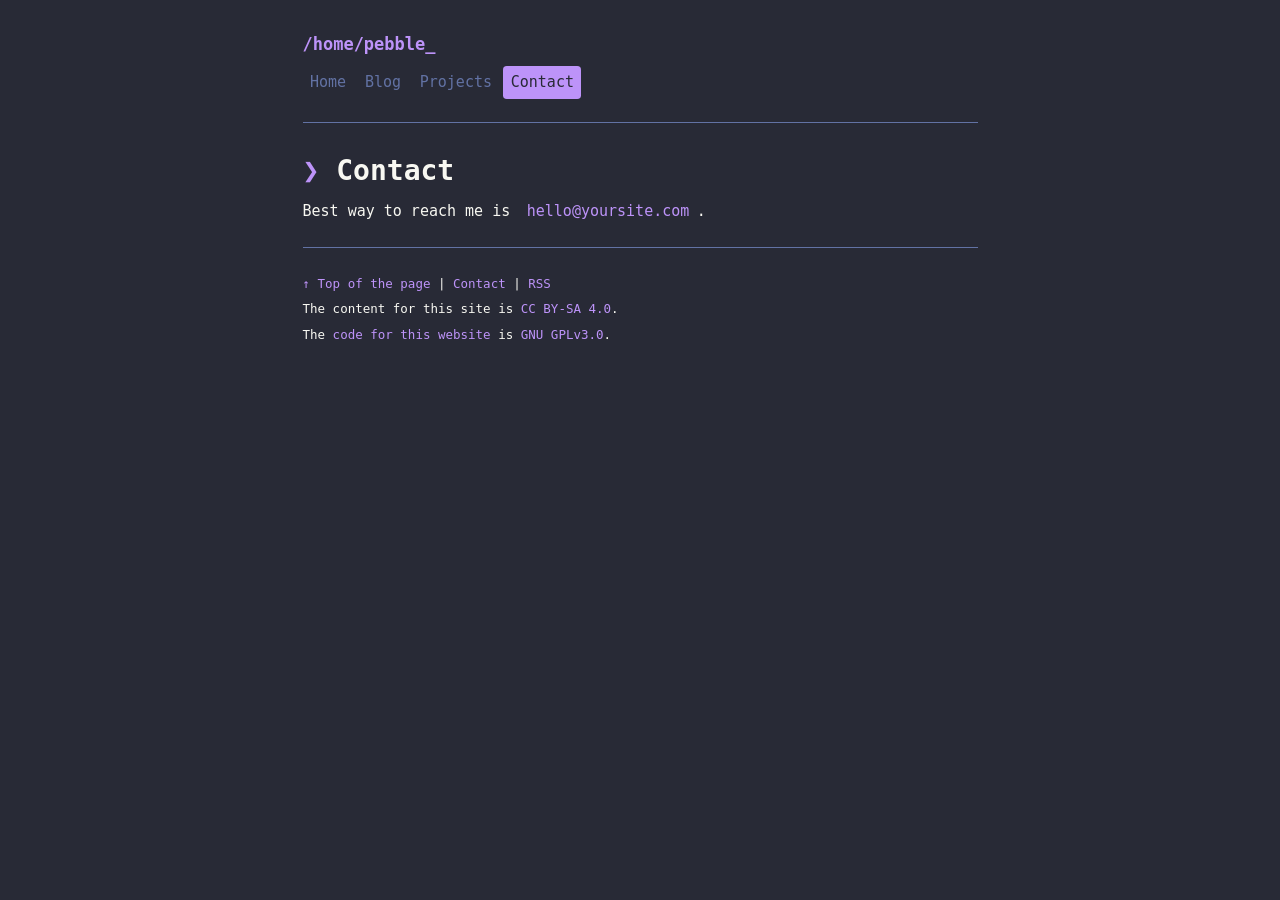
<file: contact/index.html>
<!doctype html>
<html lang="en">

<head>
	<meta charset="utf-8">
	<meta name="viewport" content="width=device-width, initial-scale=1">
	<meta name="color-scheme" content="dark light">
	<title>Contact</title>
	<link rel="alternate" type="application/rss+xml" title="pebble RSS Feed" href="/rss.xml">
	<link rel="stylesheet" href="/public/css/style.css">
</head>

<body>
	<header>
		<nav class="navbar">
			<span>/home/pebble</span>
			<ul>
				<li><a href="/">Home</a></li>
				<li><a href="/blog">Blog</a></li>
				<li><a href="/projects">Projects</a></li>
				<li><a href="/contact" class="active">Contact</a></li>
			</ul>
		</nav>
		<hr>
	</header>
<main>
<h1>Contact</h1>
<p>Best way to reach me is <a href="mailto:hello@yoursite.com">hello@yoursite.com</a>.</p></main>

<footer role="contentinfo">
    <hr />
    <small>
        <a href="#top">&uarr; Top of the page</a><span>&nbsp;|&nbsp;</span><a href="/contact">Contact</a><span>&nbsp;|&nbsp;</span><a href="/rss.xml">RSS</a><br>
        The content for this site is <a href="https://creativecommons.org/licenses/by-sa/4.0/">CC BY-SA 4.0</a>.<br>
        The <a href="https://github.com/erdemuysalx/pebble">code for this website</a>
        is <a href="https://github.com/erdemuysalx/pebble/blob/main/LICENSE">GNU GPLv3.0</a>.
    </small>
</footer>
<script src="/public/js/main.js"></script>
</body>
</html>
</file>
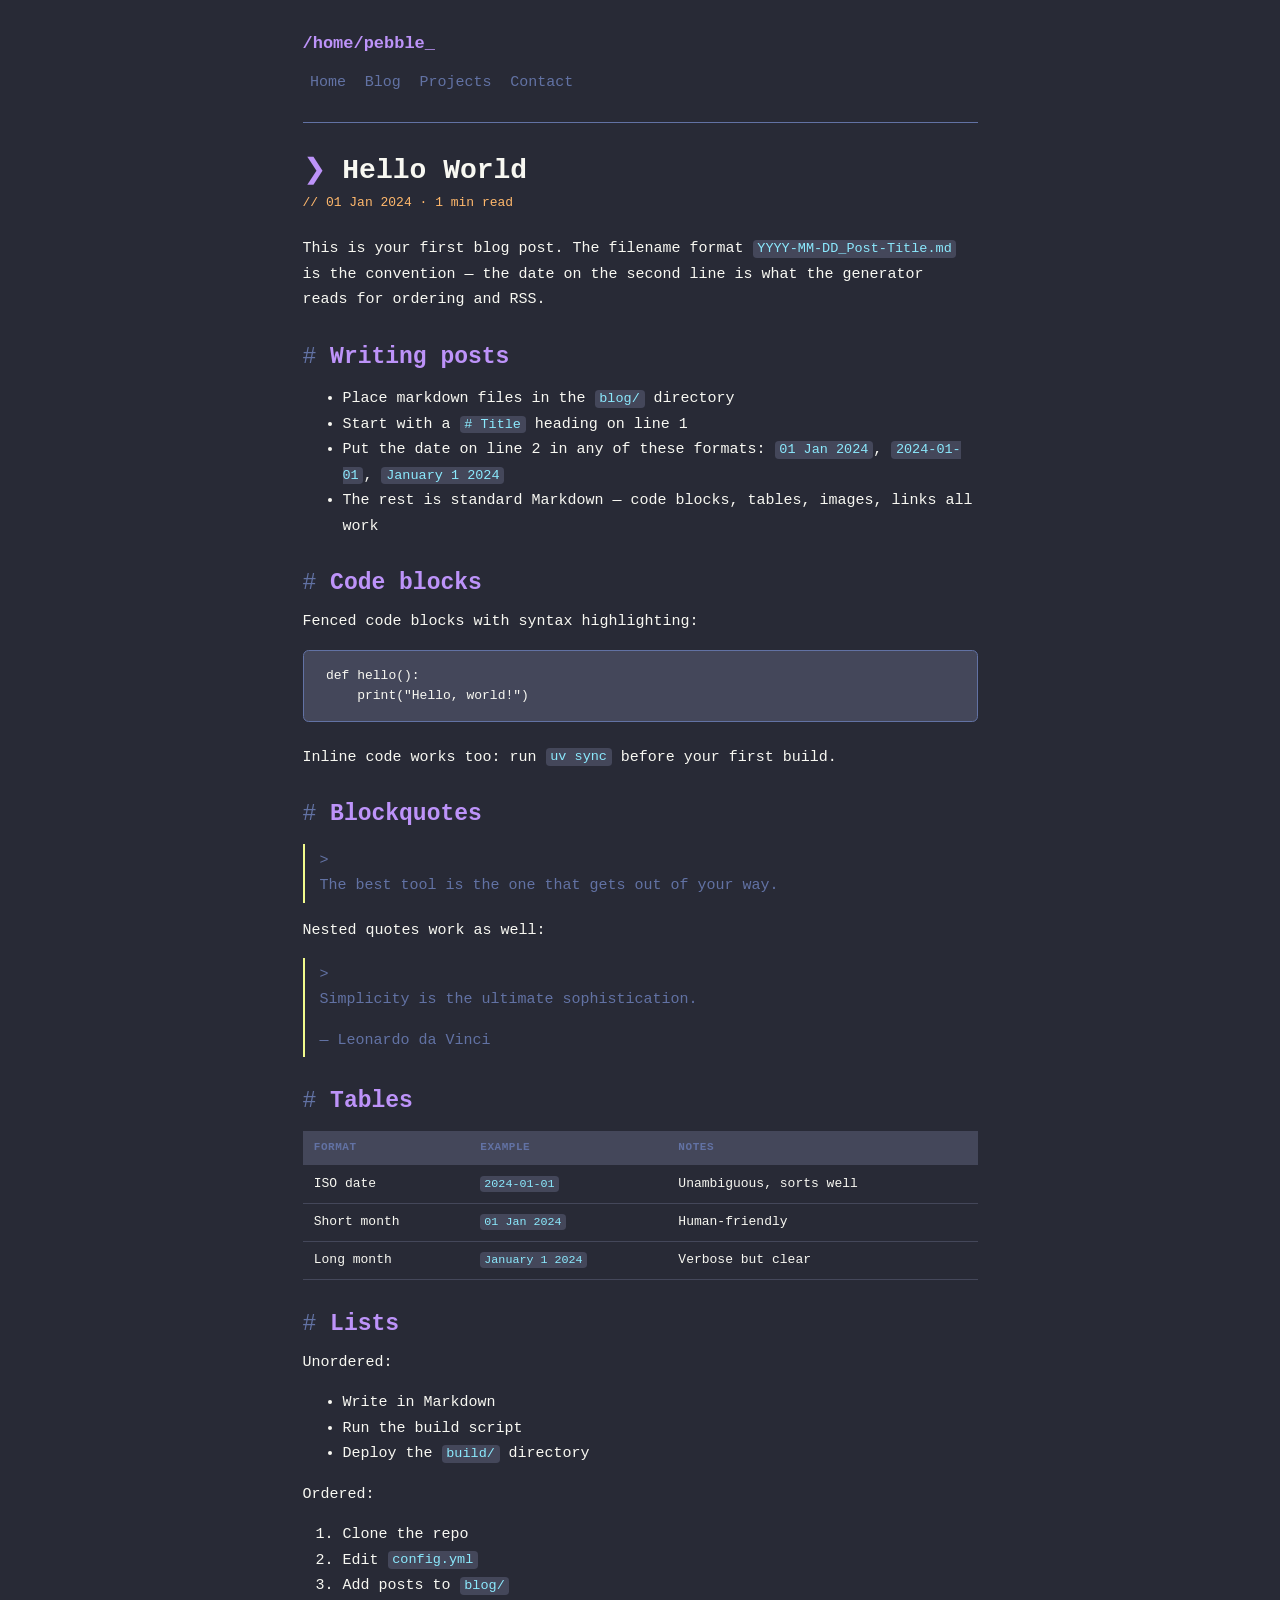
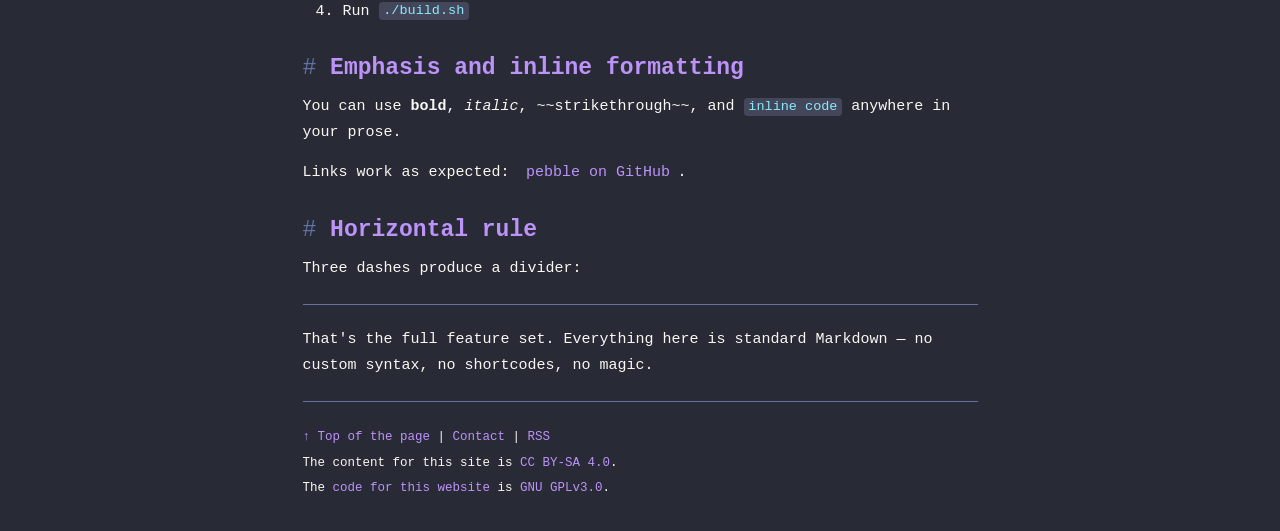
<file: blog/2024-01-01_Hello-World/index.html>
<!doctype html>
<html lang="en">

<head>
	<meta charset="utf-8">
	<meta name="viewport" content="width=device-width, initial-scale=1">
	<meta name="color-scheme" content="dark light">
	<title>Hello World</title>
	<link rel="alternate" type="application/rss+xml" title="pebble RSS Feed" href="/rss.xml">
	<link rel="stylesheet" href="/public/css/style.css">
</head>

<body>
	<header>
		<nav class="navbar">
			<span>/home/pebble</span>
			<ul>
				<li><a href="/">Home</a></li>
				<li><a href="/blog">Blog</a></li>
				<li><a href="/projects">Projects</a></li>
				<li><a href="/contact">Contact</a></li>
			</ul>
		</nav>
		<hr>
	</header>
<main>
<h1>Hello World</h1><p class="reading-time"><span>01 Jan 2024</span><span>&nbsp;&middot;&nbsp;</span><span>1 min read</span></p>

<p>This is your first blog post. The filename format <code>YYYY-MM-DD_Post-Title.md</code> is the
convention — the date on the second line is what the generator reads for ordering and RSS.</p>
<h2>Writing posts</h2>
<ul>
<li>Place markdown files in the <code>blog/</code> directory</li>
<li>Start with a <code># Title</code> heading on line 1</li>
<li>Put the date on line 2 in any of these formats: <code>01 Jan 2024</code>, <code>2024-01-01</code>, <code>January 1 2024</code></li>
<li>The rest is standard Markdown — code blocks, tables, images, links all work</li>
</ul>
<h2>Code blocks</h2>
<p>Fenced code blocks with syntax highlighting:</p>
<pre class="codehilite"><code class="language-python">def hello():
    print(&quot;Hello, world!&quot;)
</code></pre>

<p>Inline code works too: run <code>uv sync</code> before your first build.</p>
<h2>Blockquotes</h2>
<blockquote>
<p>The best tool is the one that gets out of your way.</p>
</blockquote>
<p>Nested quotes work as well:</p>
<blockquote>
<p>Simplicity is the ultimate sophistication.</p>
<p>— Leonardo da Vinci</p>
</blockquote>
<h2>Tables</h2>
<table>
<thead>
<tr>
<th>Format</th>
<th>Example</th>
<th>Notes</th>
</tr>
</thead>
<tbody>
<tr>
<td>ISO date</td>
<td><code>2024-01-01</code></td>
<td>Unambiguous, sorts well</td>
</tr>
<tr>
<td>Short month</td>
<td><code>01 Jan 2024</code></td>
<td>Human-friendly</td>
</tr>
<tr>
<td>Long month</td>
<td><code>January 1 2024</code></td>
<td>Verbose but clear</td>
</tr>
</tbody>
</table>
<h2>Lists</h2>
<p>Unordered:</p>
<ul>
<li>Write in Markdown</li>
<li>Run the build script</li>
<li>Deploy the <code>build/</code> directory</li>
</ul>
<p>Ordered:</p>
<ol>
<li>Clone the repo</li>
<li>Edit <code>config.yml</code></li>
<li>Add posts to <code>blog/</code></li>
<li>Run <code>./build.sh</code></li>
</ol>
<h2>Emphasis and inline formatting</h2>
<p>You can use <strong>bold</strong>, <em>italic</em>, ~~strikethrough~~, and <code>inline code</code> anywhere in your prose.</p>
<p>Links work as expected: <a href="https://github.com/erdemuysalx/pebble">pebble on GitHub</a>.</p>
<h2>Horizontal rule</h2>
<p>Three dashes produce a divider:</p>
<hr />
<p>That's the full feature set. Everything here is standard Markdown — no custom syntax, no shortcodes, no magic.</p></main>

<footer role="contentinfo">
    <hr />
    <small>
        <a href="#top">&uarr; Top of the page</a><span>&nbsp;|&nbsp;</span><a href="/contact">Contact</a><span>&nbsp;|&nbsp;</span><a href="/rss.xml">RSS</a><br>
        The content for this site is <a href="https://creativecommons.org/licenses/by-sa/4.0/">CC BY-SA 4.0</a>.<br>
        The <a href="https://github.com/erdemuysalx/pebble">code for this website</a>
        is <a href="https://github.com/erdemuysalx/pebble/blob/main/LICENSE">GNU GPLv3.0</a>.
    </small>
</footer>
<script src="/public/js/main.js"></script>
</body>
</html>
</file>
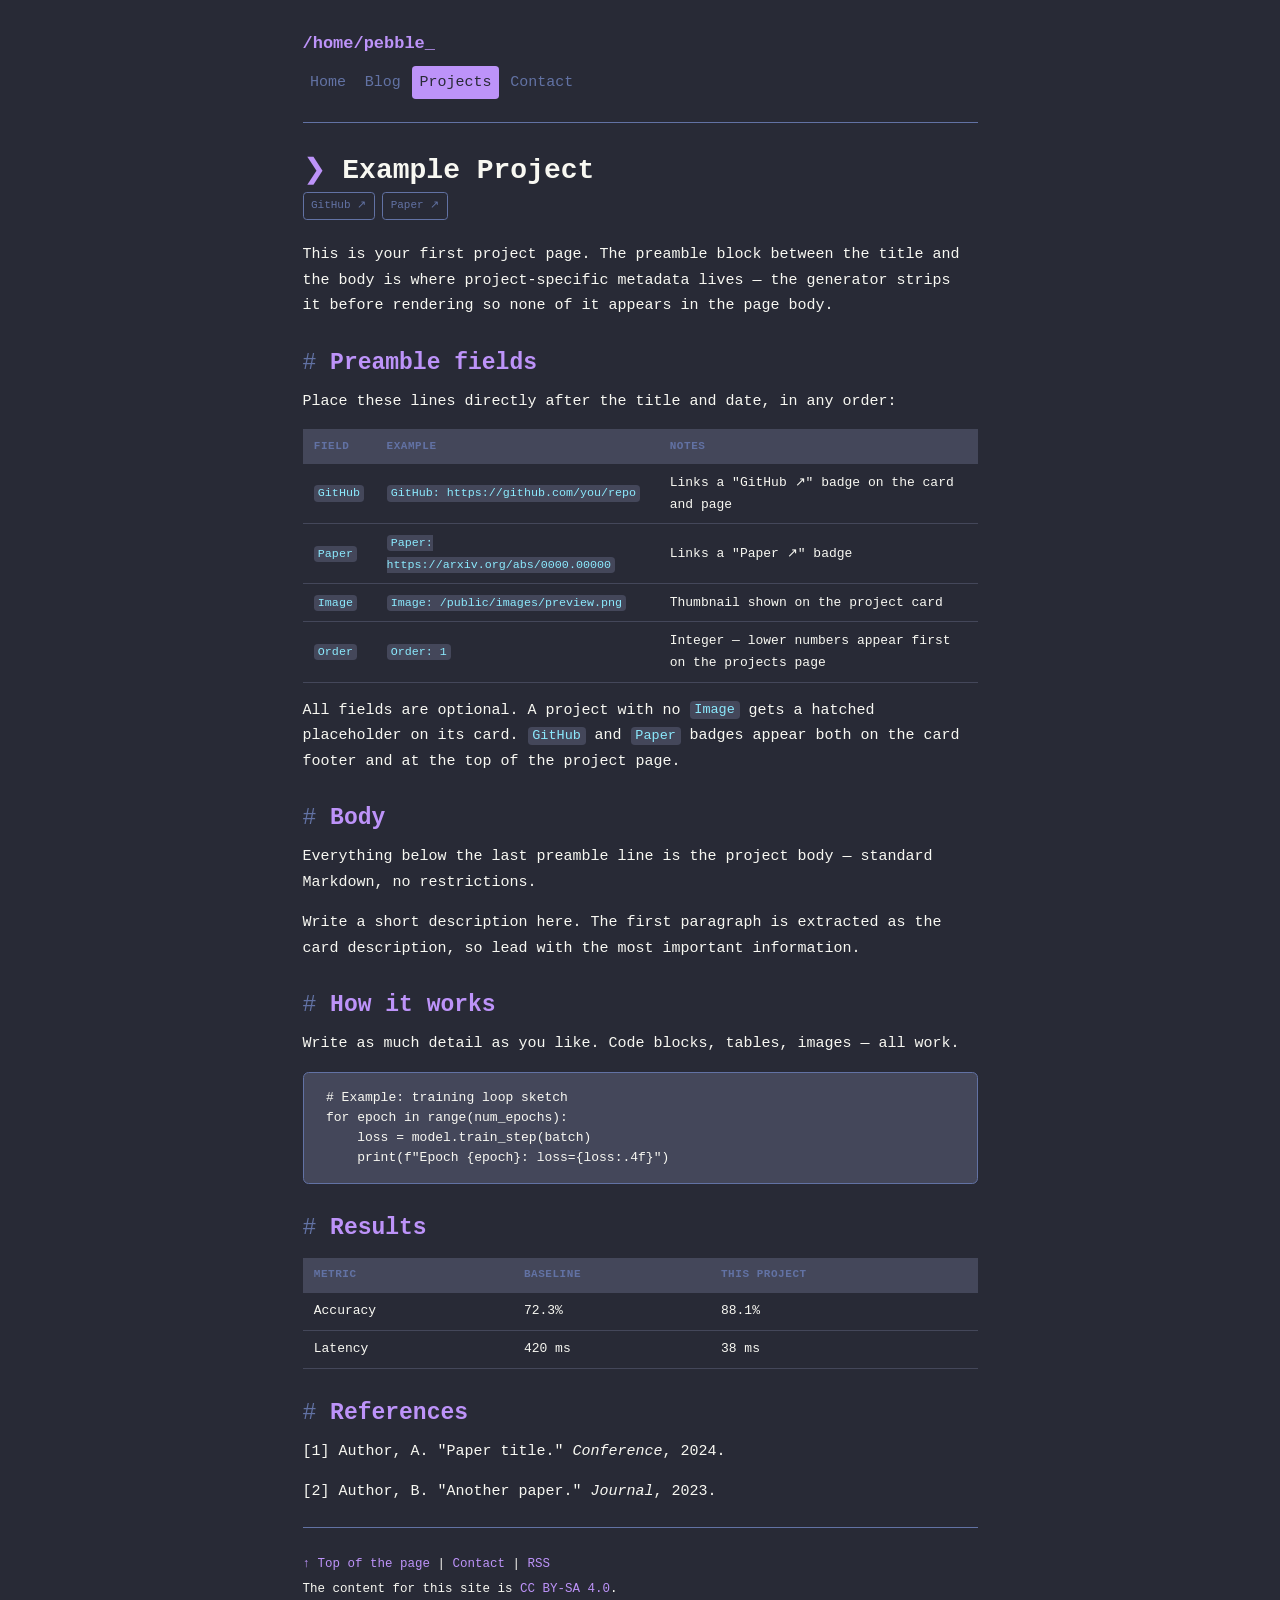
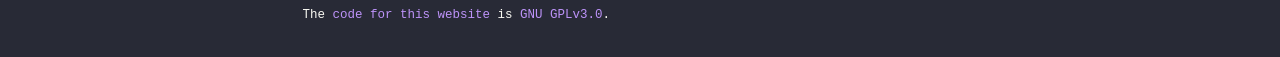
<file: projects/example-project/index.html>
<!doctype html>
<html lang="en">

<head>
	<meta charset="utf-8">
	<meta name="viewport" content="width=device-width, initial-scale=1">
	<meta name="color-scheme" content="dark light">
	<title>Example Project</title>
	<link rel="alternate" type="application/rss+xml" title="pebble RSS Feed" href="/rss.xml">
	<link rel="stylesheet" href="/public/css/style.css">
</head>

<body>
	<header>
		<nav class="navbar">
			<span>/home/pebble</span>
			<ul>
				<li><a href="/">Home</a></li>
				<li><a href="/blog">Blog</a></li>
				<li><a href="/projects" class="active">Projects</a></li>
				<li><a href="/contact">Contact</a></li>
			</ul>
		</nav>
		<hr>
	</header>
<main>
<h1>Example Project</h1><p class="project-page-links"><a class="project-btn" href="https://github.com/example/project">GitHub &nearr;</a><a class="project-btn" href="https://arxiv.org/abs/0000.00000">Paper &nearr;</a></p>
<p>This is your first project page. The preamble block between the title and the body
is where project-specific metadata lives — the generator strips it before rendering
so none of it appears in the page body.</p>
<h2>Preamble fields</h2>
<p>Place these lines directly after the title and date, in any order:</p>
<table>
<thead>
<tr>
<th>Field</th>
<th>Example</th>
<th>Notes</th>
</tr>
</thead>
<tbody>
<tr>
<td><code>GitHub</code></td>
<td><code>GitHub: https://github.com/you/repo</code></td>
<td>Links a "GitHub ↗" badge on the card and page</td>
</tr>
<tr>
<td><code>Paper</code></td>
<td><code>Paper: https://arxiv.org/abs/0000.00000</code></td>
<td>Links a "Paper ↗" badge</td>
</tr>
<tr>
<td><code>Image</code></td>
<td><code>Image: /public/images/preview.png</code></td>
<td>Thumbnail shown on the project card</td>
</tr>
<tr>
<td><code>Order</code></td>
<td><code>Order: 1</code></td>
<td>Integer — lower numbers appear first on the projects page</td>
</tr>
</tbody>
</table>
<p>All fields are optional. A project with no <code>Image</code> gets a hatched placeholder on its card.
<code>GitHub</code> and <code>Paper</code> badges appear both on the card footer and at the top of the project page.</p>
<h2>Body</h2>
<p>Everything below the last preamble line is the project body — standard Markdown, no restrictions.</p>
<p>Write a short description here. The first paragraph is extracted as the card description,
so lead with the most important information.</p>
<h2>How it works</h2>
<p>Write as much detail as you like. Code blocks, tables, images — all work.</p>
<pre class="codehilite"><code class="language-python"># Example: training loop sketch
for epoch in range(num_epochs):
    loss = model.train_step(batch)
    print(f&quot;Epoch {epoch}: loss={loss:.4f}&quot;)
</code></pre>

<h2>Results</h2>
<table>
<thead>
<tr>
<th>Metric</th>
<th>Baseline</th>
<th>This project</th>
</tr>
</thead>
<tbody>
<tr>
<td>Accuracy</td>
<td>72.3%</td>
<td>88.1%</td>
</tr>
<tr>
<td>Latency</td>
<td>420 ms</td>
<td>38 ms</td>
</tr>
</tbody>
</table>
<h2>References</h2>
<p>[1] Author, A. "Paper title." <em>Conference</em>, 2024.</p>
<p>[2] Author, B. "Another paper." <em>Journal</em>, 2023.</p></main>

<footer role="contentinfo">
    <hr />
    <small>
        <a href="#top">&uarr; Top of the page</a><span>&nbsp;|&nbsp;</span><a href="/contact">Contact</a><span>&nbsp;|&nbsp;</span><a href="/rss.xml">RSS</a><br>
        The content for this site is <a href="https://creativecommons.org/licenses/by-sa/4.0/">CC BY-SA 4.0</a>.<br>
        The <a href="https://github.com/erdemuysalx/pebble">code for this website</a>
        is <a href="https://github.com/erdemuysalx/pebble/blob/main/LICENSE">GNU GPLv3.0</a>.
    </small>
</footer>
<script src="/public/js/main.js"></script>
</body>
</html>
</file>
<file: public/css/style.css>
/* ==========================================================================
   Design Tokens
   ========================================================================== */

:root {
  /* Colors — Dracula background/foreground tokens */
  --bg-primary:    #282A36;
  --bg-secondary:  #44475A;
  --accent:        #bd93f9;
  --green:         #50fa7b;
  --text-primary:  #f8f8f2;
  --text-muted:    #6272a4;
  --border:        #44475A;
  --border-bright: #6272a4;

  /* Dracula syntax colors — code/text content */
  --syntax-pink:   #ff79c6;
  --syntax-yellow: #f1fa8c;
  --syntax-cyan:   #8be9fd;
  --syntax-orange: #ffb86c;
  --syntax-red:    #ff5555;

  /* Dracula functional colors — UI semantic states */
  --func-red:    #de5735;
  --func-yellow: #a39514;
  --func-green:  #089108;
  --func-cyan:   #0081d6;
  --func-purple: #815cd6;

  /* Type scale — Major Third (×1.25) anchored at 15 px
     Slightly smaller than 16 px because monospace runs wider */
  --text-xs:   0.733rem;   /* 11 px — labels, dates        */
  --text-sm:   0.867rem;   /* 13 px — muted, reading-time  */
  --text-base: 1rem;       /* 15 px — body                 */
  --text-h3:   1.267rem;   /* 19 px                        */
  --text-h2:   1.533rem;   /* 23 px                        */
  --text-h1:   1.867rem;   /* 28 px                        */
  --text-nav:  1.133rem;   /* 17 px — nav title            */

  /* Code blocks are slightly smaller than body */
  --text-code-inline: 0.9em;    /* relative — 90% of context */
  --text-code-block:  0.867rem; /* 13 px — absolute          */

  /* Font stacks */
  --font-mono: ui-monospace, "Cascadia Code", "JetBrains Mono", "Fira Code",
               "Inconsolata", Menlo, Consolas, monospace;

  /* Spacing — 4 px grid */
  --sp-1: 0.25rem;
  --sp-2: 0.5rem;
  --sp-3: 0.75rem;
  --sp-4: 1rem;
  --sp-6: 1.5rem;
  --sp-8: 2rem;
  --sp-12: 3rem;

  /* Misc */
  --radius-sm: 0.25rem;
  --radius:    0.375rem;
  --transition: 0.2s ease;
}

/* ==========================================================================
   Reset & Base
   ========================================================================== */

*, *::before, *::after {
  box-sizing: border-box;
}

html {
  font-size: 15px;
  -webkit-text-size-adjust: 100%;
}

body {
  background-color: var(--bg-primary);
  color: var(--text-primary);
  font-family: var(--font-mono);
  font-size: var(--text-base);
  line-height: 1.7;
  max-width: 720px;
  margin: 0 auto;
  padding: var(--sp-8) var(--sp-6);
  word-wrap: break-word;
  animation: fadeIn 0.35s ease forwards;
}

@keyframes fadeIn {
  from { opacity: 0; }
  to   { opacity: 1; }
}

/* ==========================================================================
   Typography — Headings
   ========================================================================== */

h1, h2, h3, h4 {
  font-family: var(--font-mono);
  line-height: 1.25;
  font-weight: 700;
  margin-top: var(--sp-8);
  margin-bottom: var(--sp-3);
}

h1 {
  font-size: var(--text-h1);
  color: var(--text-primary);
  margin-top: 0;
}

h1::before {
  content: '❯ ';
  color: var(--accent);
  font-weight: 400;
}

h2 {
  font-size: var(--text-h2);
  color: var(--accent);
}

h2::before {
  content: '# ';
  color: var(--text-muted);
  font-weight: 400;
}

h3 {
  font-size: var(--text-h3);
  color: var(--text-primary);
}

h3::before {
  content: '## ';
  color: var(--syntax-cyan);
  font-weight: 400;
  font-size: 0.85em;
}

h4 {
  font-size: var(--text-base);
  color: var(--text-muted);
}

h4::before {
  content: '### ';
  font-weight: 400;
}

/* ==========================================================================
   Typography — Body
   ========================================================================== */

p {
  margin-top: 0;
  margin-bottom: var(--sp-4);
}

blockquote {
  border-left: 2px solid var(--syntax-yellow);
  margin: var(--sp-4) 0;
  padding: var(--sp-1) var(--sp-4);
  color: var(--text-muted);
}

blockquote::before {
  content: '> ';
}

blockquote p:last-child {
  margin-bottom: 0;
}

hr {
  border: none;
  border-top: 1px solid var(--border-bright);
  margin: var(--sp-6) 0;
}

.ref-num {
  font-size: var(--text-sm);
  color: var(--text-muted);
  margin-right: var(--sp-2);
}

.reading-time {
  font-size: var(--text-sm);
  color: var(--syntax-orange);
  margin-top: calc(-1 * var(--sp-2));
  margin-bottom: var(--sp-6);
  display: block;
}

.reading-time::before {
  content: '// ';
}

/* ==========================================================================
   Code — Inline
   ========================================================================== */

code {
  font-family: var(--font-mono);
  font-size: var(--text-code-inline);
  color: var(--syntax-cyan);
  background-color: var(--bg-secondary);
  border-radius: var(--radius-sm);
  padding: 0.1em 0.35em;
}

/* ==========================================================================
   Code — Blocks
   ========================================================================== */

pre {
  font-family: var(--font-mono);
  font-size: var(--text-code-block);
  line-height: 1.55;
  background-color: var(--bg-secondary);
  border: 1px solid var(--border-bright);
  border-radius: var(--radius);
  padding: var(--sp-4) var(--sp-6);
  overflow-x: auto;
  position: relative;
  margin: var(--sp-4) 0 var(--sp-6);
}

pre code {
  font-size: inherit;
  color: var(--text-primary);
  background: none;
  padding: 0;
  border-radius: 0;
}

.copy-btn {
  position: absolute;
  top: var(--sp-2);
  right: var(--sp-2);
  font-family: var(--font-mono);
  font-size: var(--text-xs);
  background: var(--bg-primary);
  color: var(--accent);
  border: 1px solid var(--border-bright);
  border-radius: var(--radius-sm);
  padding: var(--sp-1) var(--sp-2);
  opacity: 0;
  transition: opacity var(--transition), background var(--transition), color var(--transition);
}

pre:hover .copy-btn {
  opacity: 1;
}

.copy-btn:hover {
  background: var(--accent);
  color: var(--bg-primary);
  border-color: var(--accent);
}

.copy-btn.copied {
  color: var(--func-green);
  border-color: var(--func-green);
  opacity: 1;
}

/* ==========================================================================
   Links
   ========================================================================== */

a {
  color: var(--accent);
  text-decoration: none;
  border-bottom: 1px solid transparent;
  border-radius: var(--radius-sm);
  transition: color var(--transition), background-color var(--transition),
              border-color var(--transition);
}

a:hover {
  color: var(--bg-primary);
  background-color: var(--accent);
  border-bottom-color: var(--accent);
}

/* Standalone link contexts get the same padded highlight as nav items */
.blog a {
  padding: 0 var(--sp-2);
}

p > a {
  padding: var(--sp-1) var(--sp-2);
}

a:focus-visible {
  outline: 2px solid var(--func-purple);
  outline-offset: 2px;
  border-radius: var(--radius-sm);
}

/* ==========================================================================
   Navigation
   ========================================================================== */

header {
  margin-bottom: var(--sp-8);
}

.navbar {
  display: flex;
  flex-direction: column;
  gap: var(--sp-2);
  margin-bottom: var(--sp-4);
}

.navbar span {
  font-family: var(--font-mono);
  font-size: var(--text-nav);
  font-weight: 700;
  color: var(--accent);
  white-space: nowrap;
}

.navbar span::after {
  content: '_';
  animation: blink 1.1s step-start infinite;
}

@keyframes blink {
  50% { opacity: 0; }
}

.navbar ul {
  list-style: none;
  margin: 0;
  padding: 0;
  display: flex;
  flex-wrap: wrap;
  gap: var(--sp-1);
}

.navbar li {
  display: contents;
}

.navbar a {
  font-size: var(--text-base);
  padding: var(--sp-1) var(--sp-2);
  border-bottom: none;
  border-radius: var(--radius-sm);
  color: var(--text-muted);
}

.navbar a:hover {
  color: var(--bg-primary);
  background-color: var(--accent);
}

.navbar a.active {
  color: var(--bg-primary);
  background-color: var(--accent);
}


/* ==========================================================================
   Blog List
   ========================================================================== */

.blog {
  list-style: none;
  padding: 0;
  margin: var(--sp-4) 0;
}

.blog li {
  display: flex;
  align-items: baseline;
  gap: var(--sp-3);
  padding: var(--sp-2) 0;
  border-bottom: 1px solid var(--border);
}

.blog li:last-child {
  border-bottom: none;
}

.blog span {
  font-family: var(--font-mono);
  font-size: var(--text-xs);
  color: var(--syntax-orange);
  min-width: 6.5rem;
  flex-shrink: 0;
  letter-spacing: 0.02em;
}

/* ==========================================================================
   Project Cards
   ========================================================================== */

/* /projects page — 2-column grid */
.project-grid {
  display: grid;
  grid-template-columns: repeat(2, 1fr);
  gap: var(--sp-4);
  margin: var(--sp-4) 0;
}

/* Homepage carousel */
.carousel-wrapper {
  margin: var(--sp-4) 0;
}

.project-carousel {
  display: flex;
  overflow-x: auto;
  scroll-snap-type: x mandatory;
  scroll-behavior: smooth;
  scrollbar-width: none;
}

.project-carousel::-webkit-scrollbar {
  display: none;
}

/* Each page is exactly one viewport wide and snaps as a unit */
.carousel-page {
  flex: 0 0 100%;
  display: flex;
  gap: var(--sp-4);
  scroll-snap-align: start;
}

.carousel-page .project-card {
  flex: 1;
  min-width: 0;
}

.carousel-dots {
  display: flex;
  justify-content: center;
  gap: var(--sp-2);
  margin-top: var(--sp-3);
}

/* Button is exactly the 6×6 visual size — layout is unaffected.
   ::before expands the tap target by 10px in every direction (to ~26×26px)
   using absolute positioning so it doesn't push siblings.
   ::after draws the visible dot. */
.carousel-dot {
  position: relative;
  width: 6px;
  height: 6px;
  background: transparent;
  border: none;
  padding: 0;
}

.carousel-dot::before {
  content: '';
  position: absolute;
  inset: -10px;
}

.carousel-dot::after {
  content: '';
  display: block;
  width: 6px;
  height: 6px;
  border-radius: 50%;
  background: var(--border-bright);
  transition: background var(--transition), transform var(--transition);
}

.carousel-dot.active::after {
  background: var(--accent);
  transform: scale(1.3);
}

.carousel-dot:hover::after {
  background: var(--accent);
}

.project-card {
  position: relative;
  background-color: var(--bg-secondary);
  border: 1px solid var(--border);
  border-radius: var(--radius);
  overflow: hidden;
  display: flex;
  flex-direction: column;
  transition: border-color var(--transition);
}

.project-card:hover {
  border-color: var(--border-bright);
}

.project-card-image-link {
  display: block;
  border-bottom: none;
  border-radius: 0;
  padding: 0;
}

.project-card-image-link:hover {
  background-color: transparent;
}

.project-card-image {
  width: 100%;
  aspect-ratio: 16 / 9;
  object-fit: cover;
  display: block;
  border-radius: 0;
}

.project-card-placeholder {
  width: 100%;
  aspect-ratio: 16 / 9;
  background-color: var(--bg-primary);
  background-image: repeating-linear-gradient(
    45deg,
    transparent,
    transparent 8px,
    rgba(98, 114, 164, 0.07) 8px,
    rgba(98, 114, 164, 0.07) 9px
  );
  display: flex;
  align-items: center;
  justify-content: center;
  font-family: var(--font-mono);
  font-size: var(--text-xs);
  color: var(--text-muted);
  border-bottom: 1px solid var(--border);
}

.project-card-body {
  padding: var(--sp-3) var(--sp-4);
  display: flex;
  flex-direction: column;
  flex: 1;
}

.project-card-body h3 {
  font-size: var(--text-base);
  margin-top: 0;
  margin-bottom: var(--sp-2);
}

.project-card-body h3::before {
  content: none;
}

.project-card-body h3 a {
  color: var(--text-primary);
  border-bottom: none;
  padding: 0;
}

.project-card-body h3 a:hover {
  color: var(--accent);
  background-color: transparent;
}

.project-card-description {
  font-size: var(--text-sm);
  color: var(--text-muted);
  flex: 1;
  margin-bottom: var(--sp-3);
  display: -webkit-box;
  -webkit-line-clamp: 3;
  -webkit-box-orient: vertical;
  overflow: hidden;
}

.project-card-footer {
  display: flex;
  gap: var(--sp-2);
  flex-wrap: wrap;
}

.project-btn {
  font-family: var(--font-mono);
  font-size: var(--text-xs);
  color: var(--text-muted);
  padding: var(--sp-1) var(--sp-2);
  border: 1px solid var(--border-bright);
  border-radius: var(--radius-sm);
  white-space: nowrap;
}

.project-btn:hover {
  color: var(--bg-primary);
  background-color: var(--accent);
  border-color: var(--accent);
}

.project-page-links {
  display: flex;
  gap: var(--sp-2);
  flex-wrap: wrap;
  margin-top: calc(-1 * var(--sp-2));
  margin-bottom: var(--sp-6);
}

/* ==========================================================================
   Semantic text elements
   ========================================================================== */

del {
  color: var(--syntax-red);
  text-decoration-color: var(--syntax-red);
}

ins {
  color: var(--func-green);
  text-decoration: none;
  background-color: rgba(8, 145, 8, 0.12);
}

mark {
  background-color: rgba(255, 121, 198, 0.15);
  color: var(--syntax-pink);
  border-radius: var(--radius-sm);
  padding: 0 0.2em;
}

kbd {
  font-family: var(--font-mono);
  font-size: var(--text-sm);
  color: var(--syntax-cyan);
  border: 1px solid var(--syntax-cyan);
  border-radius: var(--radius-sm);
  padding: 0.1em 0.35em;
}

/* ==========================================================================
   Dracula syntax highlighting — Pygments/CodeHilite token classes
   ========================================================================== */

pre code .k,  pre code .kd, pre code .kn,
pre code .kp, pre code .kr, pre code .kt { color: var(--syntax-pink); }
pre code .s,  pre code .s1, pre code .s2,
pre code .sb, pre code .sc, pre code .sd,
pre code .se, pre code .sh, pre code .si,
pre code .sx, pre code .sr, pre code .ss { color: var(--syntax-yellow); }
pre code .nc, pre code .nd, pre code .ni,
pre code .nn, pre code .nt              { color: var(--syntax-cyan); }
pre code .nf, pre code .fm              { color: var(--func-green); }
pre code .mi, pre code .mf, pre code .mh,
pre code .mo, pre code .mb              { color: var(--syntax-orange); }
pre code .c,  pre code .c1, pre code .cm,
pre code .cs                            { color: var(--text-muted); font-style: italic; }
pre code .err                           { color: var(--syntax-red); }
pre code .o,  pre code .ow             { color: var(--syntax-pink); }
pre code .na, pre code .nb             { color: var(--syntax-cyan); }
pre code .no, pre code .bp             { color: var(--syntax-orange); }

/* ==========================================================================
   Media & Tables
   ========================================================================== */

img {
  max-width: 100%;
  height: auto;
  border-radius: var(--radius-sm);
}

table {
  width: 100%;
  border-collapse: collapse;
  font-size: var(--text-sm);
  margin: var(--sp-4) 0;
}

table th,
table td {
  padding: var(--sp-2) var(--sp-3);
  border-bottom: 1px solid var(--border);
  text-align: left;
}

table th {
  background-color: var(--bg-secondary);
  font-size: var(--text-xs);
  text-transform: uppercase;
  letter-spacing: 0.05em;
  color: var(--text-muted);
}

/* ==========================================================================
   Responsive
   ========================================================================== */

@media (max-width: 600px) {
  body {
    padding: var(--sp-4);
  }

  h1 {
    font-size: var(--text-h2);
  }

  .navbar {
    flex-direction: column;
    gap: var(--sp-2);
  }

  /* Blog list: keep date inline with title but smaller gap */
  .blog li {
    flex-direction: column;
    gap: 0;
    padding: var(--sp-3) 0;
  }

  .blog span {
    min-width: auto;
    font-size: 0.6875rem;
  }

  /* Carousel: stack 2-per-page cards vertically so each is full width */
  .carousel-page {
    flex-direction: column;
  }

  .carousel-page .project-card {
    flex: none;
    width: 100%;
  }

  .project-grid {
    grid-template-columns: 1fr;
  }
}

/* ==========================================================================
   Reduced motion
   ========================================================================== */

@media (prefers-reduced-motion: reduce) {
  *, *::before, *::after {
    animation-duration: 0.01ms !important;
    animation-iteration-count: 1 !important;
    transition-duration: 0.01ms !important;
  }
}
</file>
